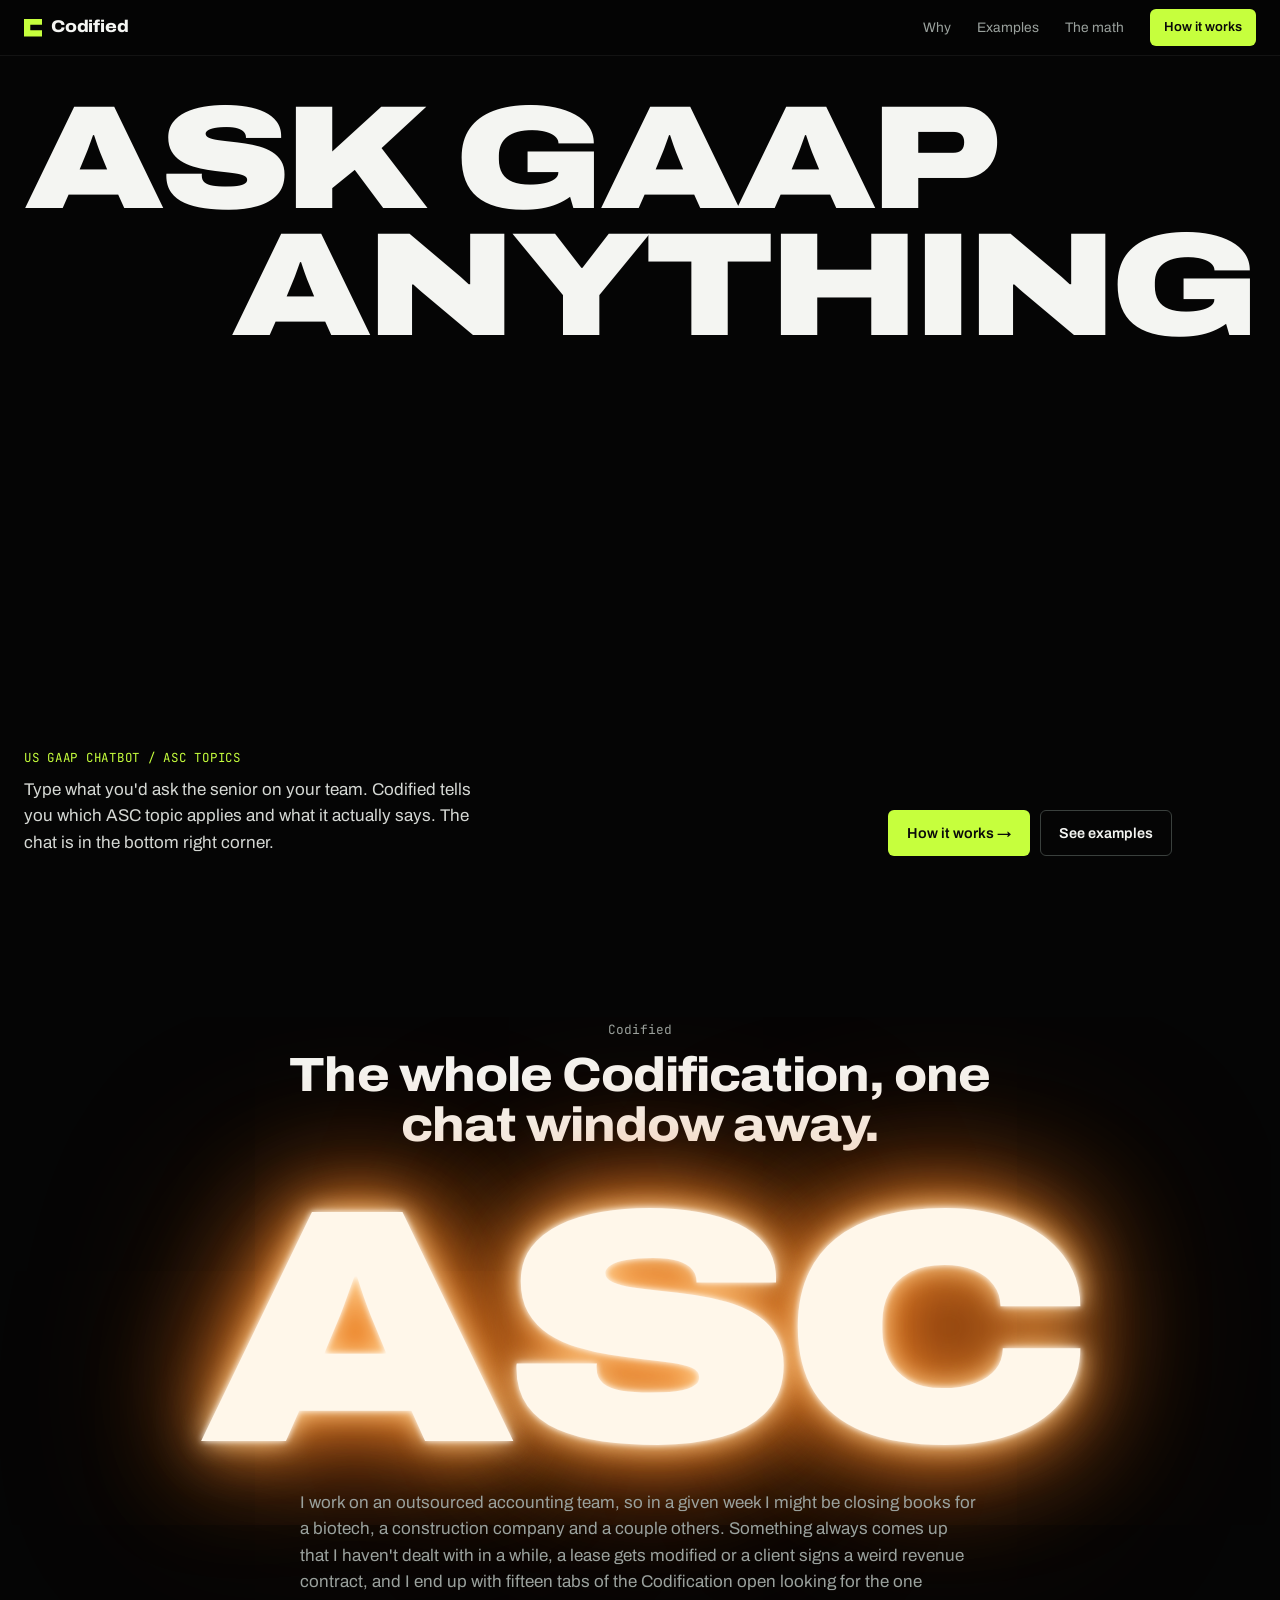
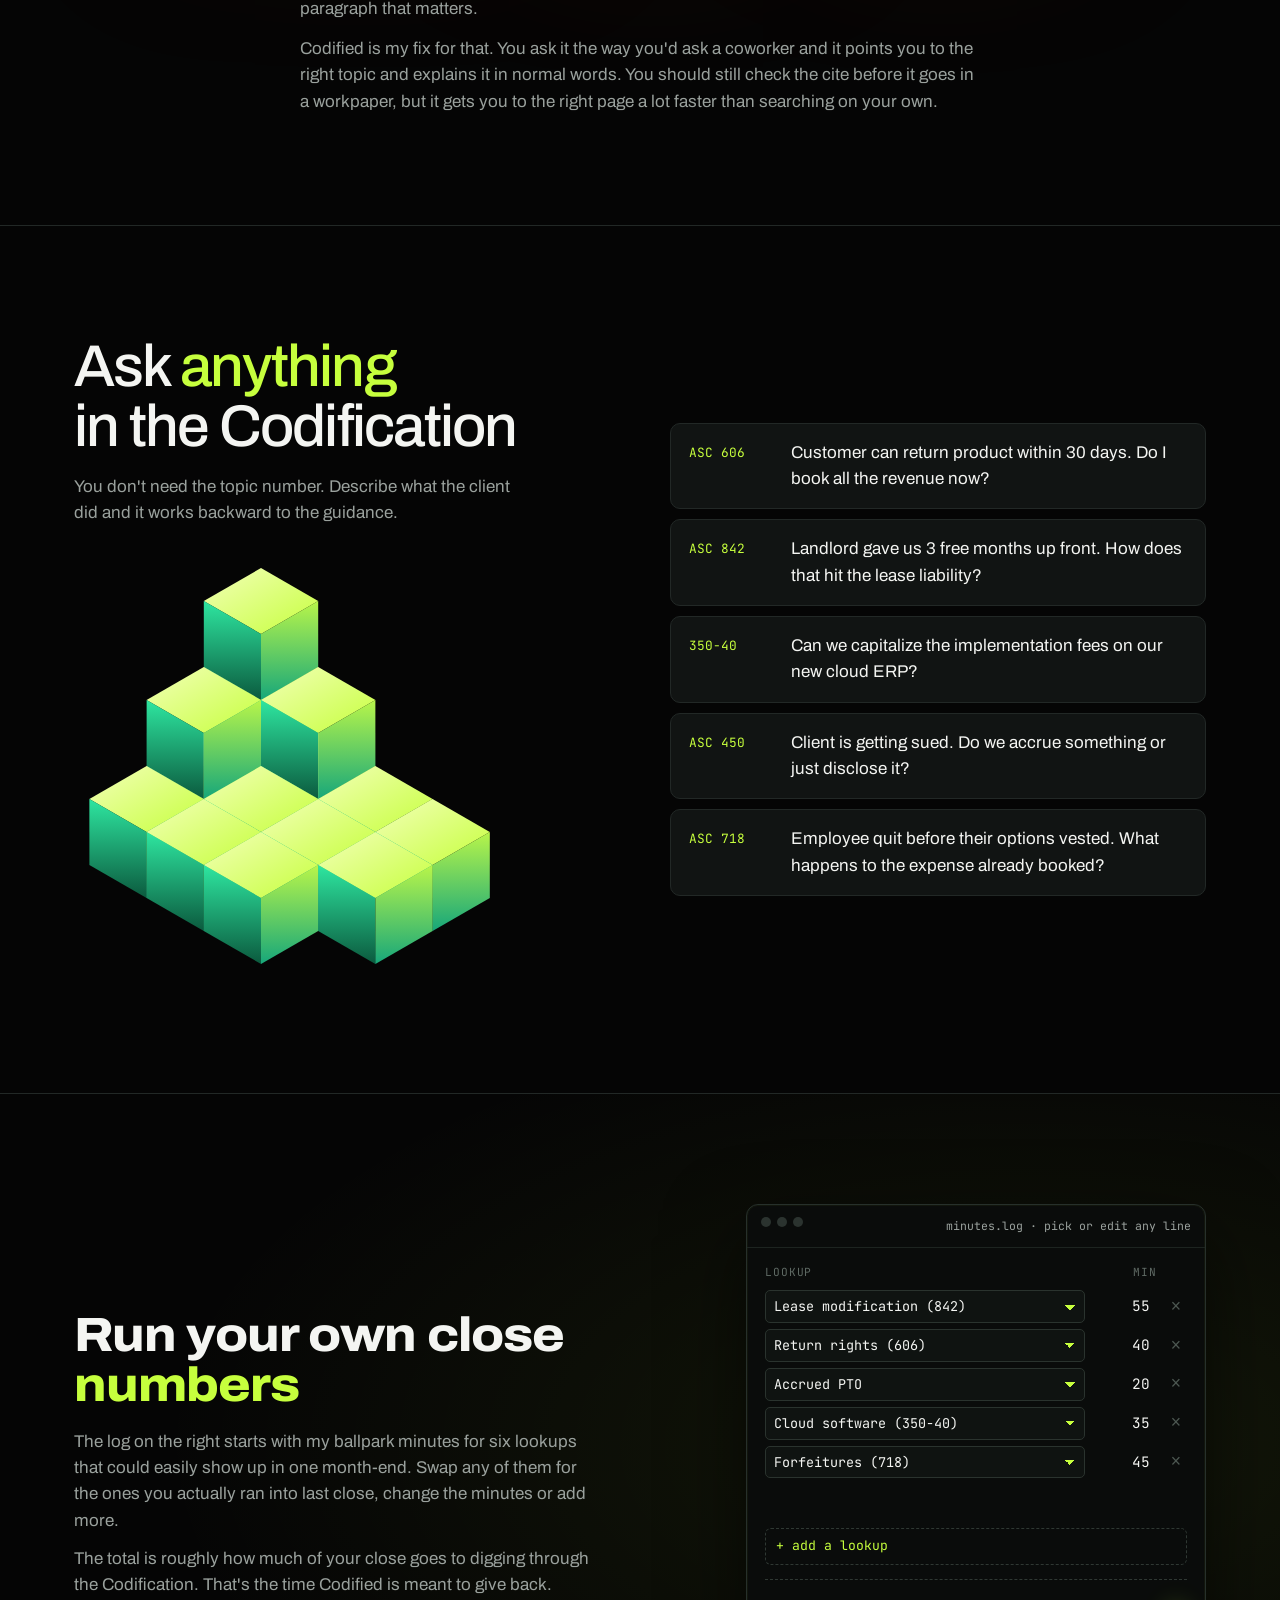
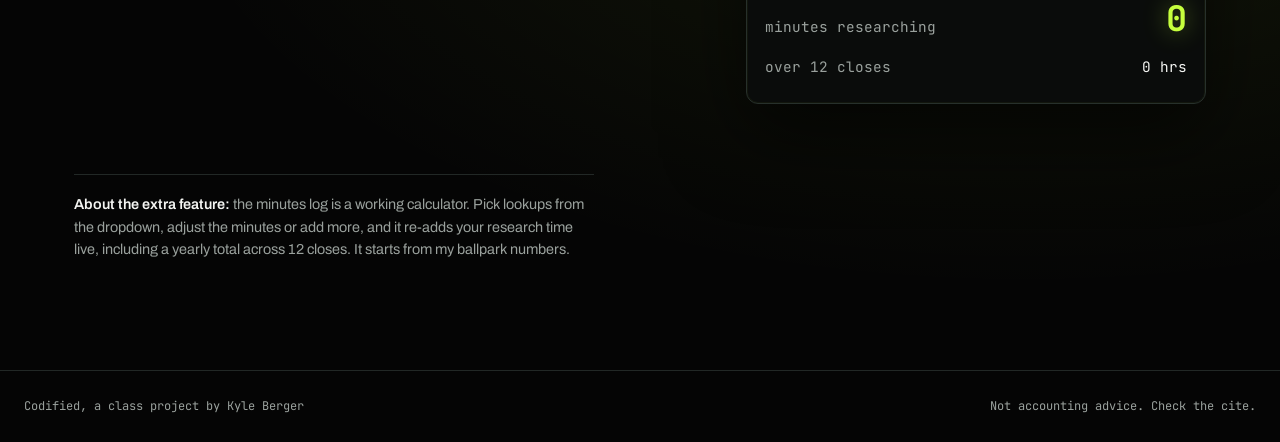
<file: index.html>
<!DOCTYPE html>
<html lang="en">
<head>
  <meta charset="UTF-8">
  <meta name="viewport" content="width=device-width, initial-scale=1.0">
  <title>Codified</title>
  <meta name="description" content="A chatbot that answers US GAAP questions and points you to the ASC topic.">
  <link rel="preconnect" href="https://fonts.googleapis.com">
  <link rel="preconnect" href="https://fonts.gstatic.com" crossorigin>
  <link href="https://fonts.googleapis.com/css2?family=Archivo:wdth,wght@62..125,100..900&family=JetBrains+Mono:wght@400;700&display=swap" rel="stylesheet">
  <link rel="stylesheet" href="style.css?v=8">
</head>
<body>

  <svg width="0" height="0" style="position:absolute" aria-hidden="true">
    <defs>
      <linearGradient id="gTop" x1="0" y1="0" x2="1" y2="1"><stop offset="0" stop-color="#f3ffb8"/><stop offset="1" stop-color="#c6ff3d"/></linearGradient>
      <linearGradient id="gLeft" x1="0" y1="0" x2="0" y2="1"><stop offset="0" stop-color="#2ee6a0"/><stop offset="1" stop-color="#0b5a3e"/></linearGradient>
      <linearGradient id="gRight" x1="0" y1="0" x2="0" y2="1"><stop offset="0" stop-color="#b8f54a"/><stop offset="1" stop-color="#17a77a"/></linearGradient>
      <g id="cube">
        <polygon points="0,0 52,30 0,60 -52,30" fill="url(#gTop)"/>
        <polygon points="-52,30 0,60 0,120 -52,90" fill="url(#gLeft)"/>
        <polygon points="0,60 52,30 52,90 0,120" fill="url(#gRight)"/>
      </g>
    </defs>
  </svg>

  <nav class="nav">
    <a class="logo" href="index.html"><i></i>Codified</a>
    <div class="nav-links">
      <a class="hide-sm" href="#why">Why</a>
      <a class="hide-sm" href="#ask">Examples</a>
      <a class="hide-sm" href="#math">The math</a>
      <a class="btn btn-lime btn-sm" href="services.html">How it works</a>
    </div>
  </nav>

  <header class="hero">
    <video autoplay muted loop playsinline preload="auto" aria-hidden="true">
      <source src="hero.mp4" type="video/mp4">
    </video>
    <div class="hero-inner">
      <h1 class="mega"><span>Ask GAAP</span><span>anything</span></h1>
      <div class="hero-foot">
        <div>
          <div class="tag">US GAAP chatbot / ASC topics</div>
          <p>Type what you'd ask the senior on your team. Codified tells you which ASC topic applies and what it actually says. The chat is in the bottom right corner.</p>
        </div>
        <div class="hero-ctas">
          <a class="btn btn-lime" href="services.html">How it works &rarr;</a>
          <a class="btn btn-line" href="#ask">See examples</a>
        </div>
      </div>
    </div>
  </header>

  <section class="glow" id="why">
    <div class="wrap">
      <div class="kicker">Codified</div>
      <h2>The whole Codification, one chat window away.</h2>
      <div class="glowword" aria-hidden="true">ASC</div>
      <div class="story">
        <p>I work on an outsourced accounting team, so in a given week I might be closing books for a biotech, a construction company and a couple others. Something always comes up that I haven't dealt with in a while, a lease gets modified or a client signs a weird revenue contract, and I end up with fifteen tabs of the Codification open looking for the one paragraph that matters.</p>
        <p>Codified is my fix for that. You ask it the way you'd ask a coworker and it points you to the right topic and explains it in normal words. You should still check the cite before it goes in a workpaper, but it gets you to the right page a lot faster than searching on your own.</p>
      </div>
    </div>
  </section>

  <section class="examples" id="ask">
    <div class="wrap ex-grid">
      <div>
        <h2>Ask <span class="lime">anything</span><br>in the Codification</h2>
        <p class="sub">You don't need the topic number. Describe what the client did and it works backward to the guidance.</p>
        <svg class="blocks" viewBox="60 50 400 380" aria-hidden="true">
          <use href="#cube" x="230" y="180"/><use href="#cube" x="230" y="120"/><use href="#cube" x="230" y="60"/>
          <use href="#cube" x="282" y="210"/><use href="#cube" x="178" y="210"/><use href="#cube" x="282" y="150"/>
          <use href="#cube" x="178" y="150"/><use href="#cube" x="334" y="240"/><use href="#cube" x="230" y="240"/>
          <use href="#cube" x="126" y="240"/><use href="#cube" x="282" y="270"/><use href="#cube" x="178" y="270"/>
          <use href="#cube" x="386" y="270"/><use href="#cube" x="230" y="300"/><use href="#cube" x="334" y="300"/>
        </svg>
      </div>
      <div class="qs">
        <div class="q"><code>ASC 606</code><span>Customer can return product within 30 days. Do I book all the revenue now?</span></div>
        <div class="q"><code>ASC 842</code><span>Landlord gave us 3 free months up front. How does that hit the lease liability?</span></div>
        <div class="q"><code>350-40</code><span>Can we capitalize the implementation fees on our new cloud ERP?</span></div>
        <div class="q"><code>ASC 450</code><span>Client is getting sued. Do we accrue something or just disclose it?</span></div>
        <div class="q"><code>ASC 718</code><span>Employee quit before their options vested. What happens to the expense already booked?</span></div>
      </div>
    </div>
  </section>

  <section class="math" id="math">
    <div class="wrap">
      <div class="math-grid">
        <div>
          <h2>Run your own close <span class="lime">numbers</span></h2>
          <p>The log on the right starts with my ballpark minutes for six lookups that could easily show up in one month-end. Swap any of them for the ones you actually ran into last close, change the minutes or add more.</p>
          <p>The total is roughly how much of your close goes to digging through the Codification. That's the time Codified is meant to give back.</p>
        </div>
        <div class="console" id="calc">
          <div class="console-top"><i></i><i></i><i></i><span>minutes.log &middot; pick or edit any line</span></div>
          <div class="console-body">
            <div class="calc-head"><span>lookup</span><span>min</span></div>
            <div id="rows"></div>
            <button type="button" class="add" id="addRow">+ add a lookup</button>
            <div class="row sum big on"><span class="d">minutes researching</span><span class="n" id="back">0</span></div>
            <div class="row yr on"><span class="d">over 12 closes</span><span class="n"><span id="yr">0</span> hrs</span></div>
          </div>
        </div>
      </div>

      <p class="xnote"><b>About the extra feature:</b> the minutes log is a working calculator. Pick lookups from the dropdown, adjust the minutes or add more, and it re-adds your research time live, including a yearly total across 12 closes. It starts from my ballpark numbers.</p>
    </div>
  </section>

  <footer>
    <span>Codified, a class project by Kyle Berger</span>
    <span>Not accounting advice. Check the cite.</span>
  </footer>

  <script>
    (function () {
      var LOOKUPS = [
        ['Lease modification (842)', 55], ['Lease classif. (842)', 40], ['Return rights (606)', 40],
        ['Variable consid. (606)', 45], ['Principal/agent (606)', 50], ['Accrued PTO', 20],
        ['Prepaid expenses', 15], ['Cloud software (350-40)', 35], ['Forfeitures (718)', 45],
        ['Warrant: debt/equity (480)', 70], ['Lawsuit accrual (450)', 30], ['Goodwill impair. (350)', 60],
        ['Deferred taxes (740)', 50], ['CECL (326)', 45], ['Acquisition (805)', 75]
      ];
      var seed = [0, 2, 5, 7, 8, 9];
      var rowsEl = document.getElementById('rows');
      var out = { back: document.getElementById('back'), yr: document.getElementById('yr') };
      var shown = { back: 0, yr: 0 };
      var live = false;

      function tween(key, to, decimals) {
        var from = shown[key], t0 = null, el = out[key];
        shown[key] = to;
        function step(t) {
          if (!t0) t0 = t;
          var p = Math.min((t - t0) / 500, 1), e = 1 - Math.pow(1 - p, 3);
          el.textContent = (from + (to - from) * e).toFixed(decimals || 0);
          if (p < 1) requestAnimationFrame(step);
        }
        requestAnimationFrame(step);
      }

      function recalc() {
        if (!live) return;
        var total = [].reduce.call(rowsEl.querySelectorAll('.m'), function (a, i) { return a + Math.max(0, +i.value || 0); }, 0);
        tween('back', total); tween('yr', total * 12 / 60, 1);
      }

      function used() { return [].map.call(rowsEl.querySelectorAll('.lbl'), function (s) { return +s.value; }); }

      function addRow(idx, fresh) {
        var r = document.createElement('div');
        r.className = 'row edit';
        var opts = LOOKUPS.map(function (l, i) { return '<option value="' + i + '">' + l[0] + '</option>'; }).join('');
        r.innerHTML = '<select class="lbl" aria-label="Lookup">' + opts + '</select>' +
                      '<input class="m" type="number" min="0" max="999" aria-label="Minutes">' +
                      '<button type="button" class="x" aria-label="Remove lookup">&times;</button>';
        var sel = r.querySelector('.lbl'), m = r.querySelector('.m');
        sel.value = idx; m.value = LOOKUPS[idx][1];
        sel.addEventListener('change', function () { m.value = LOOKUPS[+sel.value][1]; recalc(); });
        r.querySelector('.x').onclick = function () { r.remove(); recalc(); };
        rowsEl.appendChild(r);
        if (fresh) { r.classList.add('on'); sel.focus(); }
      }

      seed.forEach(function (i) { addRow(i); });
      rowsEl.addEventListener('input', recalc);
      document.getElementById('addRow').onclick = function () {
        var u = used(), next = 0;
        for (var i = 0; i < LOOKUPS.length; i++) { if (u.indexOf(i) === -1) { next = i; break; } }
        addRow(next, true); recalc();
      };

      function start() {
        var rows = rowsEl.querySelectorAll('.row');
        [].forEach.call(rows, function (r, i) { setTimeout(function () { r.classList.add('on'); }, i * 160); });
        setTimeout(function () { live = true; recalc(); }, rows.length * 160);
      }
      var box = document.getElementById('calc');
      if ('IntersectionObserver' in window) {
        new IntersectionObserver(function (entries, obs) {
          if (entries[0].isIntersecting) { start(); obs.disconnect(); }
        }, { threshold: 0.25 }).observe(box);
      } else { start(); }
    })();
  </script>

  <!-- chatbot -->
  <script> window.chtlConfig = { chatbotId: "7157746666" } </script>
  <script async data-id="7157746666" id="chtl-script" type="text/javascript" src="https://chatling.ai/js/embed.js"></script>
</body>
</html>
</file>
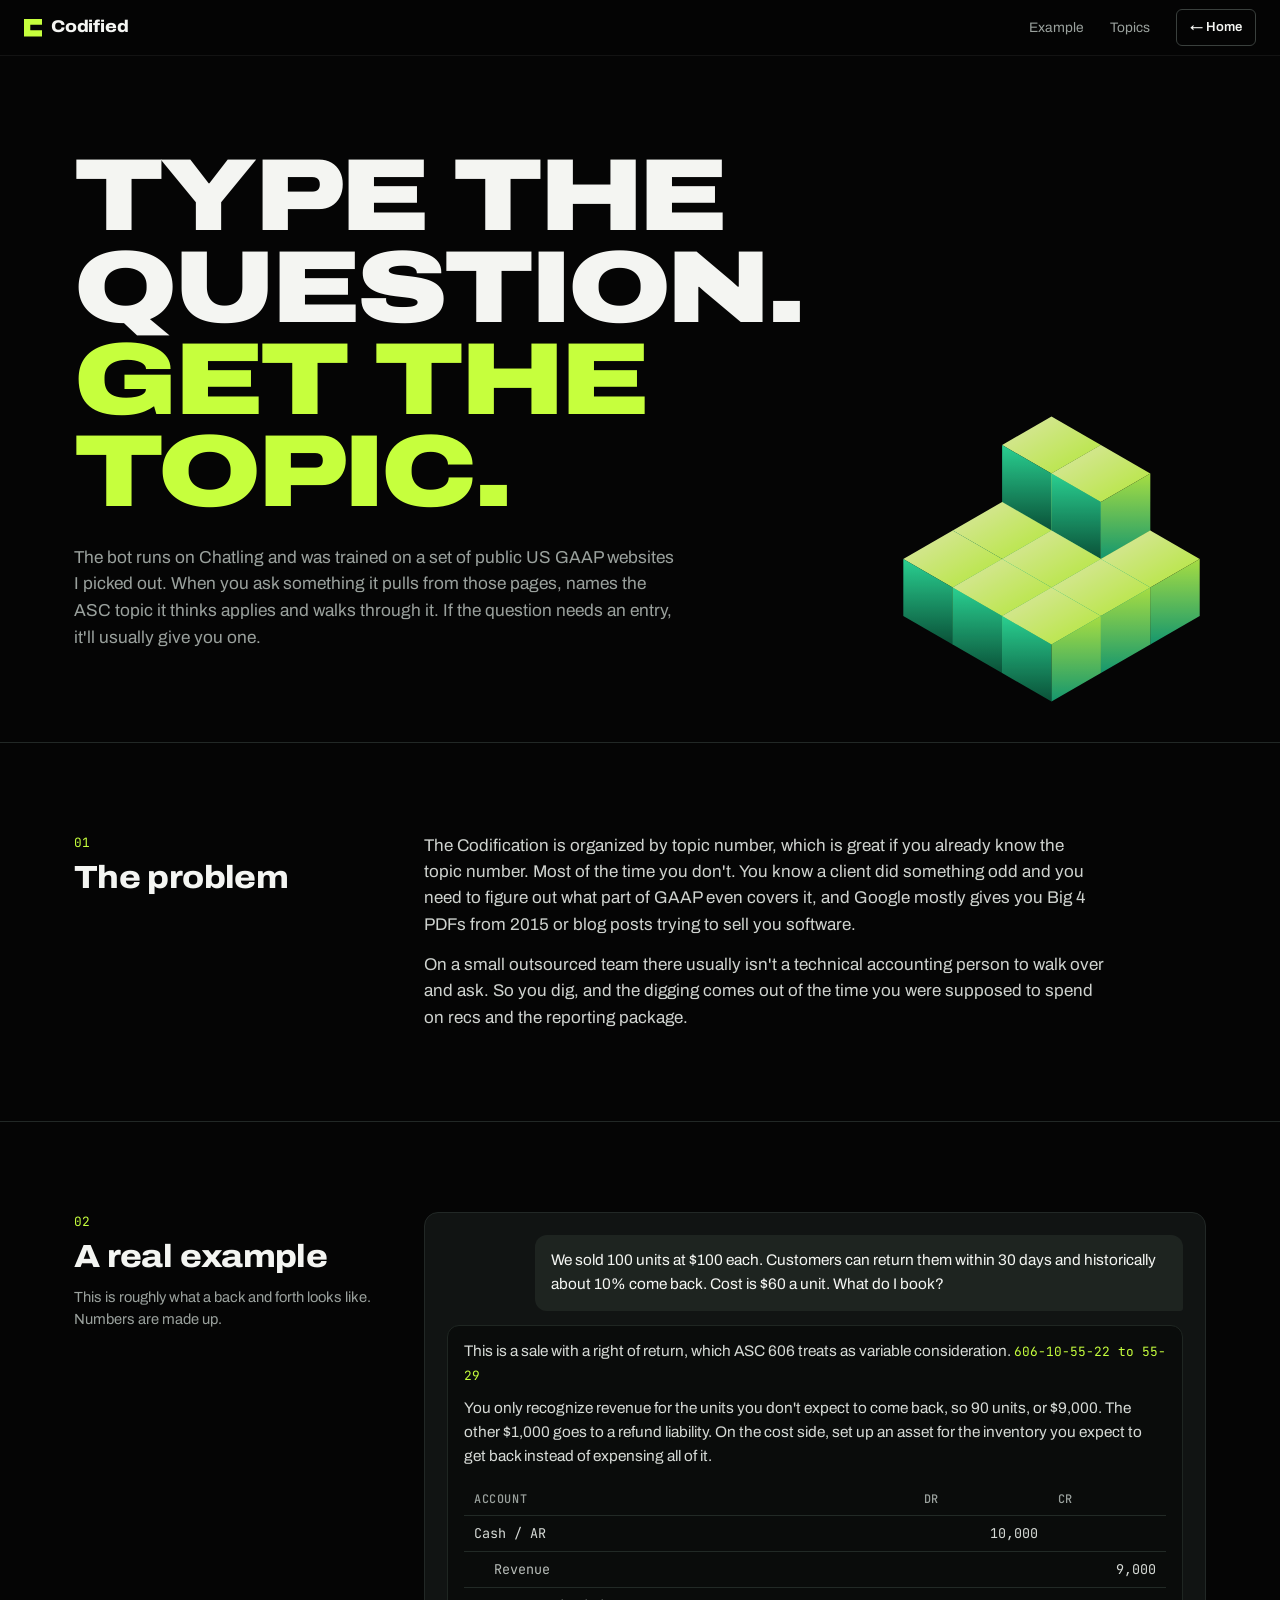
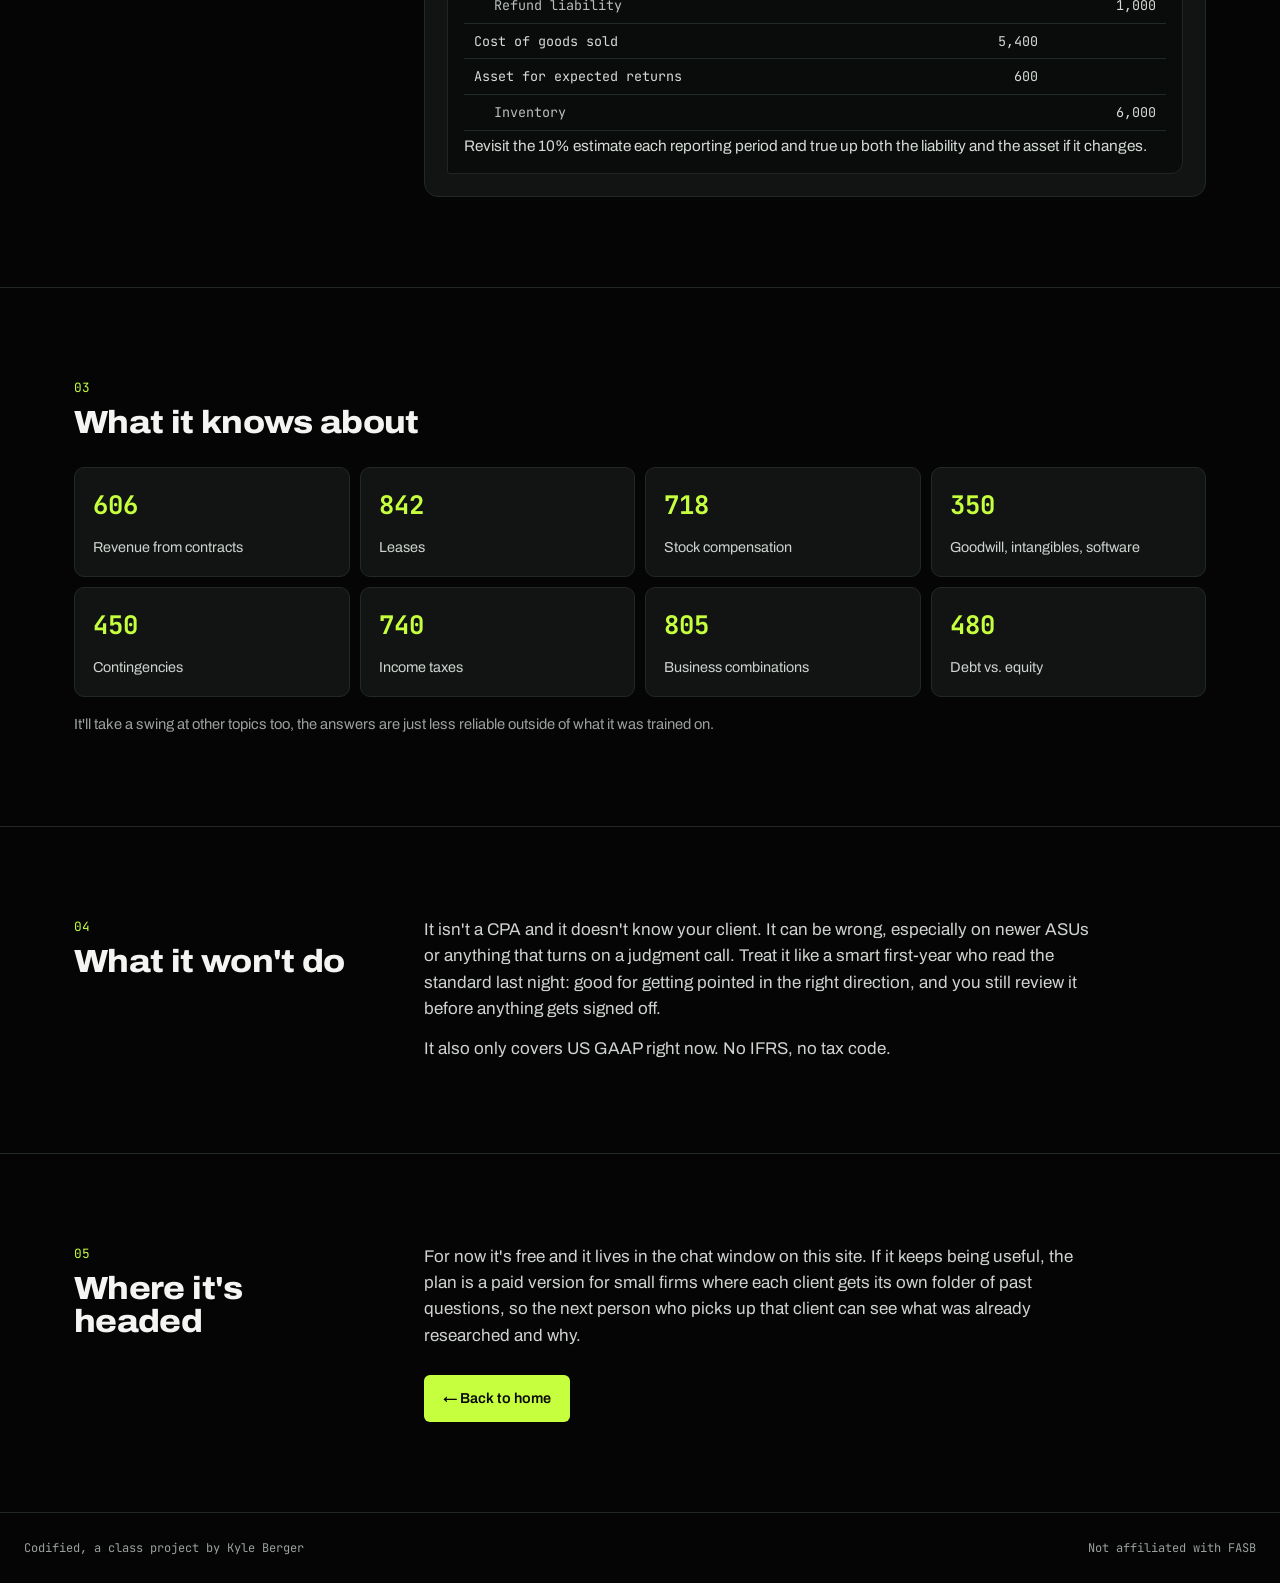
<file: services.html>
<!DOCTYPE html>
<html lang="en">
<head>
  <meta charset="UTF-8">
  <meta name="viewport" content="width=device-width, initial-scale=1.0">
  <title>How it works | Codified</title>
  <meta name="description" content="How the Codified chatbot answers US GAAP questions, with a worked example.">
  <link rel="preconnect" href="https://fonts.googleapis.com">
  <link rel="preconnect" href="https://fonts.gstatic.com" crossorigin>
  <link href="https://fonts.googleapis.com/css2?family=Archivo:wdth,wght@62..125,100..900&family=JetBrains+Mono:wght@400;700&display=swap" rel="stylesheet">
  <link rel="stylesheet" href="style.css?v=8">
</head>
<body>

  <svg width="0" height="0" style="position:absolute" aria-hidden="true">
    <defs>
      <linearGradient id="gTop" x1="0" y1="0" x2="1" y2="1"><stop offset="0" stop-color="#f3ffb8"/><stop offset="1" stop-color="#c6ff3d"/></linearGradient>
      <linearGradient id="gLeft" x1="0" y1="0" x2="0" y2="1"><stop offset="0" stop-color="#2ee6a0"/><stop offset="1" stop-color="#0b5a3e"/></linearGradient>
      <linearGradient id="gRight" x1="0" y1="0" x2="0" y2="1"><stop offset="0" stop-color="#b8f54a"/><stop offset="1" stop-color="#17a77a"/></linearGradient>
      <g id="cube">
        <polygon points="0,0 52,30 0,60 -52,30" fill="url(#gTop)"/>
        <polygon points="-52,30 0,60 0,120 -52,90" fill="url(#gLeft)"/>
        <polygon points="0,60 52,30 52,90 0,120" fill="url(#gRight)"/>
      </g>
    </defs>
  </svg>

  <nav class="nav">
    <a class="logo" href="index.html"><i></i>Codified</a>
    <div class="nav-links">
      <a class="hide-sm" href="#example">Example</a>
      <a class="hide-sm" href="#topics">Topics</a>
      <a class="btn btn-line btn-sm" href="index.html">&larr; Home</a>
    </div>
  </nav>

  <header class="p2-hero">
    <div class="wrap" style="position:relative">
      <svg class="blocks" viewBox="60 50 400 380" aria-hidden="true">
        <use href="#cube" x="230" y="180"/><use href="#cube" x="230" y="120"/>
        <use href="#cube" x="282" y="210"/><use href="#cube" x="178" y="210"/><use href="#cube" x="282" y="150"/>
        <use href="#cube" x="334" y="240"/><use href="#cube" x="230" y="240"/><use href="#cube" x="126" y="240"/>
        <use href="#cube" x="282" y="270"/><use href="#cube" x="178" y="270"/><use href="#cube" x="230" y="300"/>
      </svg>
      <h1>Type the question.<br><span class="lime">Get the topic.</span></h1>
      <p>The bot runs on Chatling and was trained on a set of public US GAAP websites I picked out. When you ask something it pulls from those pages, names the ASC topic it thinks applies and walks through it. If the question needs an entry, it'll usually give you one.</p>
    </div>
  </header>

  <section class="sec">
    <div class="wrap sec-grid">
      <div><div class="num">01</div><h2>The problem</h2></div>
      <div class="prose">
        <p>The Codification is organized by topic number, which is great if you already know the topic number. Most of the time you don't. You know a client did something odd and you need to figure out what part of GAAP even covers it, and Google mostly gives you Big 4 PDFs from 2015 or blog posts trying to sell you software.</p>
        <p>On a small outsourced team there usually isn't a technical accounting person to walk over and ask. So you dig, and the digging comes out of the time you were supposed to spend on recs and the reporting package.</p>
      </div>
    </div>
  </section>

  <section class="sec" id="example">
    <div class="wrap sec-grid">
      <div><div class="num">02</div><h2>A real example</h2><p class="side">This is roughly what a back and forth looks like. Numbers are made up.</p></div>
      <div class="chat">
        <div class="msg user">We sold 100 units at $100 each. Customers can return them within 30 days and historically about 10% come back. Cost is $60 a unit. What do I book?</div>
        <div class="msg bot">
          <p>This is a sale with a right of return, which ASC 606 treats as variable consideration. <span class="cite">606-10-55-22 to 55-29</span></p>
          <p>You only recognize revenue for the units you don't expect to come back, so 90 units, or $9,000. The other $1,000 goes to a refund liability. On the cost side, set up an asset for the inventory you expect to get back instead of expensing all of it.</p>
          <table class="je">
            <tr><th>Account</th><th>Dr</th><th>Cr</th></tr>
            <tr><td>Cash / AR</td><td class="n">10,000</td><td></td></tr>
            <tr><td class="cr">Revenue</td><td></td><td class="n">9,000</td></tr>
            <tr><td class="cr">Refund liability</td><td></td><td class="n">1,000</td></tr>
            <tr><td>Cost of goods sold</td><td class="n">5,400</td><td></td></tr>
            <tr><td>Asset for expected returns</td><td class="n">600</td><td></td></tr>
            <tr><td class="cr">Inventory</td><td></td><td class="n">6,000</td></tr>
          </table>
          <p>Revisit the 10% estimate each reporting period and true up both the liability and the asset if it changes.</p>
        </div>
      </div>
    </div>
  </section>

  <section class="sec" id="topics">
    <div class="wrap">
      <div class="num">03</div><h2 style="margin-bottom:28px">What it knows about</h2>
      <div class="topics">
        <div class="topic"><code>606</code><span>Revenue from contracts</span></div>
        <div class="topic"><code>842</code><span>Leases</span></div>
        <div class="topic"><code>718</code><span>Stock compensation</span></div>
        <div class="topic"><code>350</code><span>Goodwill, intangibles, software</span></div>
        <div class="topic"><code>450</code><span>Contingencies</span></div>
        <div class="topic"><code>740</code><span>Income taxes</span></div>
        <div class="topic"><code>805</code><span>Business combinations</span></div>
        <div class="topic"><code>480</code><span>Debt vs. equity</span></div>
      </div>
      <p class="note">It'll take a swing at other topics too, the answers are just less reliable outside of what it was trained on.</p>
    </div>
  </section>

  <section class="sec">
    <div class="wrap sec-grid">
      <div><div class="num">04</div><h2>What it won't do</h2></div>
      <div class="prose">
        <p>It isn't a CPA and it doesn't know your client. It can be wrong, especially on newer ASUs or anything that turns on a judgment call. Treat it like a smart first-year who read the standard last night: good for getting pointed in the right direction, and you still review it before anything gets signed off.</p>
        <p>It also only covers US GAAP right now. No IFRS, no tax code.</p>
      </div>
    </div>
  </section>

  <section class="sec">
    <div class="wrap sec-grid">
      <div><div class="num">05</div><h2>Where it's headed</h2></div>
      <div class="prose">
        <p>For now it's free and it lives in the chat window on this site. If it keeps being useful, the plan is a paid version for small firms where each client gets its own folder of past questions, so the next person who picks up that client can see what was already researched and why.</p>
        <p style="margin-top:26px"><a class="btn btn-lime" href="index.html">&larr; Back to home</a></p>
      </div>
    </div>
  </section>

  <footer>
    <span>Codified, a class project by Kyle Berger</span>
    <span>Not affiliated with FASB</span>
  </footer>

  <!-- chatbot -->
  <script> window.chtlConfig = { chatbotId: "7157746666" } </script>
  <script async data-id="7157746666" id="chtl-script" type="text/javascript" src="https://chatling.ai/js/embed.js"></script>
</body>
</html>
</file>
<file: style.css>
:root {
  --bg: #050505;
  --bg-2: #0d0f0e;
  --card: #111413;
  --line: #222826;
  --text: #f4f5f2;
  --dim: #9aa19d;
  --lime: #c6ff3d;
  --teal: #22d39a;
  --display: "Archivo", "Arial Black", sans-serif;
  --mono: "JetBrains Mono", ui-monospace, Menlo, monospace;
}

* { box-sizing: border-box; margin: 0; padding: 0; }
html { scroll-behavior: smooth; }
body {
  font-family: var(--display);
  font-stretch: 100%;
  background: var(--bg);
  color: var(--text);
  font-size: 17px;
  line-height: 1.55;
  -webkit-font-smoothing: antialiased;
}
a { color: inherit; }
.wrap { max-width: 1180px; margin: 0 auto; padding: 0 24px; }
.lime { color: var(--lime); }

/* nav */
.nav {
  position: fixed; top: 0; left: 0; right: 0; z-index: 40;
  display: flex; align-items: center; justify-content: space-between;
  height: 56px; padding: 0 24px;
  background: rgba(5,5,5,.72); backdrop-filter: saturate(160%) blur(14px);
  border-bottom: 1px solid rgba(255,255,255,.06);
}
.logo { display: flex; align-items: center; gap: 9px; font-weight: 800; font-stretch: 112%; text-decoration: none; letter-spacing: -.01em; }
.logo i { width: 18px; height: 18px; background: var(--lime); display: block; clip-path: polygon(0 0, 100% 0, 100% 35%, 35% 35%, 35% 65%, 100% 65%, 100% 100%, 0 100%); }
.nav-links { display: flex; gap: 26px; align-items: center; font-size: .86rem; color: var(--dim); }
.nav-links a { text-decoration: none; }
.nav-links a:hover { color: var(--text); }

.btn {
  display: inline-flex; align-items: center; gap: 8px;
  font-size: .9rem; font-weight: 600; text-decoration: none;
  padding: 11px 18px; border-radius: 6px; border: 1px solid transparent;
  transition: background .15s, border-color .15s, color .15s;
}
.btn-lime { background: var(--lime); color: #0a0a0a; }
.btn-lime:hover { background: #d8ff75; }
.btn-line { border-color: #3a403d; color: var(--text); }
.btn-line:hover { border-color: var(--text); }
.btn-sm { padding: 7px 13px; font-size: .82rem; }

/* hero */
.hero { position: relative; height: 100vh; min-height: 640px; overflow: hidden; }
.hero video { position: absolute; inset: 0; width: 100%; height: 100%; object-fit: cover; }
.hero::after {
  content: ""; position: absolute; inset: 0;
  background: linear-gradient(180deg, rgba(5,5,5,.35) 0%, rgba(5,5,5,.15) 40%, rgba(5,5,5,.85) 85%, var(--bg) 100%);
}
.hero-inner { position: relative; z-index: 2; height: 100%; display: flex; flex-direction: column; justify-content: space-between; padding: 96px 24px 44px; }
.mega {
  font-weight: 900; font-stretch: 125%; text-transform: uppercase;
  font-size: clamp(3.4rem, 11.5vw, 11rem); line-height: .86; letter-spacing: -.03em;
}
.mega span { display: block; }
.mega span:last-child { text-align: right; }
.hero-foot { display: flex; justify-content: space-between; align-items: flex-end; gap: 30px; flex-wrap: wrap; }
.hero-foot .tag { font-family: var(--mono); font-size: .78rem; color: var(--lime); text-transform: uppercase; letter-spacing: .06em; margin-bottom: 10px; }
.hero-foot p { max-width: 460px; color: #d5d8d4; }
.hero-ctas { display: flex; gap: 10px; margin-right: 84px; }

/* glow section */
.glow { padding: 120px 0 110px; text-align: center; position: relative; overflow: hidden; }
.glow .kicker { font-family: var(--mono); color: var(--dim); font-size: .8rem; }
.glow h2 { font-weight: 800; font-stretch: 110%; font-size: clamp(1.8rem, 4vw, 3rem); line-height: 1.05; margin: 10px auto 0; max-width: 760px; letter-spacing: -.02em; }
.glowword {
  font-weight: 900; font-stretch: 125%; font-size: clamp(7rem, 26vw, 22rem); line-height: .9; letter-spacing: -.04em;
  color: #fff7ea; margin: 30px 0 10px;
  text-shadow: 0 0 6px #fff, 0 0 24px #ffd9a0, 0 0 60px #ff9d3c, 0 0 120px #ff7a1a, 0 0 200px rgba(255,110,20,.55);
  animation: hum 4s ease-in-out infinite;
}
@keyframes hum { 50% { text-shadow: 0 0 4px #fff, 0 0 18px #ffd9a0, 0 0 46px #ff9d3c, 0 0 90px #ff7a1a, 0 0 160px rgba(255,110,20,.45); } }
.glow .story { max-width: 680px; margin: 0 auto; color: var(--dim); text-align: left; }
.glow .story p + p { margin-top: 14px; }

/* examples (modal-ish) */
.examples { padding: 110px 0; border-top: 1px solid var(--line); }
.ex-grid { display: grid; grid-template-columns: 1fr 1fr; gap: 60px; align-items: center; }
.ex-grid h2 { font-weight: 500; font-size: clamp(2.2rem, 4.6vw, 3.8rem); line-height: 1.02; letter-spacing: -.03em; }
.ex-grid h2 .lime { font-weight: 500; }
.ex-grid .sub { color: var(--dim); margin-top: 18px; max-width: 440px; }
.blocks { width: 100%; max-width: 440px; margin-top: 30px; animation: float 7s ease-in-out infinite; }
@keyframes float { 50% { transform: translateY(-12px); } }
.qs { display: grid; gap: 10px; }
.q {
  display: grid; grid-template-columns: 88px 1fr; gap: 14px; align-items: start;
  background: var(--card); border: 1px solid var(--line); border-radius: 10px; padding: 16px 18px;
  transition: border-color .2s, transform .2s;
}
.q:hover { border-color: var(--lime); transform: translateX(4px); }
.q code { font-family: var(--mono); font-size: .8rem; color: var(--lime); padding-top: 3px; }

/* x-factor counter console */
.math { padding: 110px 0; border-top: 1px solid var(--line); background: radial-gradient(ellipse at 80% 40%, rgba(198,255,61,.08), transparent 60%); }
.math-grid { display: grid; grid-template-columns: 1fr 460px; gap: 60px; align-items: center; }
.math h2 { font-weight: 800; font-stretch: 110%; font-size: clamp(2rem, 4vw, 3rem); letter-spacing: -.02em; line-height: 1.05; margin-bottom: 18px; }
.math p { color: var(--dim); max-width: 520px; }
.math p + p { margin-top: 12px; }
.console {
  font-family: var(--mono); background: #0a0c0b; border: 1px solid #27302b; border-radius: 12px;
  box-shadow: 0 30px 80px rgba(0,0,0,.6), 0 0 0 1px rgba(198,255,61,.04) inset;
  overflow: hidden;
}
.console-top { display: flex; gap: 6px; padding: 12px 14px; border-bottom: 1px solid #1d2420; }
.console-top i { width: 10px; height: 10px; border-radius: 50%; background: #2b332f; display: block; }
.console-top span { margin-left: auto; font-size: .72rem; color: var(--dim); }
.console-body { padding: 16px 18px 20px; }
.row { display: flex; justify-content: space-between; padding: 5px 0; font-size: .9rem; opacity: 0; transform: translateY(6px); transition: opacity .3s, transform .3s; }
.row.on { opacity: 1; transform: none; }
.row .d { color: var(--dim); }
.row .n { color: var(--text); min-width: 6ch; text-align: right; }
.row.neg .n { color: #ff6b5b; }
.row.sum { border-top: 1px dashed #2f3833; margin-top: 6px; padding-top: 10px; }
.row.big .n { color: var(--lime); font-size: 2.2rem; font-weight: 700; text-shadow: 0 0 24px rgba(198,255,61,.45); }
.row.big .d { align-self: flex-end; padding-bottom: 8px; }

.xnote { margin-top: 70px; padding-top: 18px; border-top: 1px solid var(--line); font-size: .9rem; color: var(--dim); max-width: 660px; }
.xnote b { color: var(--text); font-weight: 600; }

/* page 2 */
.p2-hero { padding: 150px 0 90px; position: relative; overflow: hidden; }
.p2-hero h1 { font-weight: 900; font-stretch: 125%; text-transform: uppercase; font-size: clamp(2.8rem, 8vw, 7rem); line-height: .9; letter-spacing: -.03em; max-width: 1000px; }
.p2-hero p { color: var(--dim); max-width: 600px; margin-top: 26px; font-size: 1.08rem; }
.p2-hero .blocks { position: absolute; right: -40px; top: 170px; width: 380px; opacity: .9; z-index: -1; }

.sec { padding: 90px 0; border-top: 1px solid var(--line); }
.sec-grid { display: grid; grid-template-columns: 300px 1fr; gap: 50px; }
.sec .num { font-family: var(--mono); color: var(--lime); font-size: .8rem; }
.sec h2 { font-weight: 800; font-stretch: 110%; font-size: 2rem; line-height: 1.05; letter-spacing: -.02em; margin-top: 8px; }
.sec .side { color: var(--dim); font-size: .92rem; margin-top: 12px; }
.prose { max-width: 680px; color: #cfd3cf; }
.prose p + p { margin-top: 14px; }

.chat { background: var(--card); border: 1px solid var(--line); border-radius: 14px; padding: 22px; }
.msg { max-width: 88%; padding: 14px 16px; border-radius: 12px; font-size: .96rem; }
.msg.user { margin-left: auto; background: #1e2420; color: var(--text); border-bottom-right-radius: 3px; }
.msg.bot { margin-top: 14px; background: #0a0c0b; border: 1px solid #1f2622; border-bottom-left-radius: 3px; color: #d6dad6; max-width: 100%; }
.msg.bot p + p { margin-top: 10px; }
.cite { font-family: var(--mono); font-size: .8rem; color: var(--lime); }
.je { width: 100%; border-collapse: collapse; font-family: var(--mono); font-size: .84rem; margin: 14px 0 4px; }
.je th, .je td { padding: 7px 10px; border-bottom: 1px solid #222a26; text-align: left; }
.je th { color: var(--dim); font-weight: 500; font-size: .74rem; text-transform: uppercase; letter-spacing: .05em; }
.je td.n { text-align: right; }
.je td.cr { padding-left: 30px; color: #b9beba; }

.topics { display: grid; grid-template-columns: repeat(4, 1fr); gap: 10px; }
.topic { background: var(--card); border: 1px solid var(--line); border-radius: 10px; padding: 18px; min-height: 110px; display: flex; flex-direction: column; justify-content: space-between; transition: border-color .2s; }
.topic:hover { border-color: var(--lime); }
.topic code { font-family: var(--mono); font-size: 1.6rem; font-weight: 700; color: var(--lime); }
.topic span { color: #cfd3cf; font-size: .9rem; }
.note { color: var(--dim); font-size: .92rem; margin-top: 16px; }

footer { border-top: 1px solid var(--line); padding: 26px 24px; display: flex; justify-content: space-between; flex-wrap: wrap; gap: 10px; font-family: var(--mono); font-size: .75rem; color: var(--dim); }

@media (max-width: 860px) {
  .ex-grid, .math-grid, .sec-grid { grid-template-columns: 1fr; }
  .topics { grid-template-columns: 1fr 1fr; }
  .nav-links a.hide-sm { display: none; }
  .p2-hero .blocks { display: none; }
  .mega span:last-child { text-align: left; }
  .mega { font-size: 12.5vw; }
  .hero-ctas { margin-right: 0; }
  .glowword { font-size: 30vw; }
}
@media (prefers-reduced-motion: reduce) {
  .blocks, .glowword { animation: none; }
}

/* calculator */
.calc-head { display: flex; justify-content: space-between; font-size: .7rem; color: #5f6a64; text-transform: uppercase; letter-spacing: .08em; padding: 0 30px 6px 0; }
.row.edit { align-items: center; gap: 8px; padding: 3px 0; }
.row.edit input { font: inherit; color: var(--text); background: transparent; border: 1px solid transparent; border-radius: 5px; padding: 4px 6px; }
.row.edit input:hover { border-color: #2a332e; }
.row.edit input:focus { outline: none; border-color: var(--lime); background: #0f1311; }
.row.edit .lbl { flex: 1; min-width: 0; color: var(--dim); }
.row.edit .m { width: 64px; text-align: right; }
.row.edit .x { background: none; border: 0; color: #4d5852; font-size: 1.1rem; cursor: pointer; width: 22px; line-height: 1; }
.row.edit .x:hover { color: #ff6b5b; }
.add { margin: 8px 0 4px; background: none; border: 1px dashed #2f3833; color: var(--lime); font: inherit; font-size: .82rem; padding: 7px 10px; border-radius: 6px; width: 100%; cursor: pointer; text-align: left; }
.add:hover { border-color: var(--lime); }
input.mini { font: inherit; width: 4ch; color: var(--lime); background: #0f1311; border: 1px solid #2a332e; border-radius: 4px; text-align: center; padding: 1px 2px; -moz-appearance: textfield; }
input.mini:focus { outline: none; border-color: var(--lime); }
.row.yr .n { color: var(--text); }
.row.bad .n { color: #ff6b5b; text-shadow: none; }
.console input[type=number]::-webkit-inner-spin-button, .console input[type=number]::-webkit-outer-spin-button { -webkit-appearance: none; margin: 0; }
.console input[type=number] { -moz-appearance: textfield; }
.row.edit select.lbl {
  flex: 1; min-width: 0; font: inherit; font-size: .84rem; color: var(--text); background: #0f1311;
  border: 1px solid #2a332e; border-radius: 5px; padding: 5px 28px 5px 8px; cursor: pointer;
  -webkit-appearance: none; appearance: none;
  background-image: linear-gradient(45deg, transparent 50%, var(--lime) 50%), linear-gradient(135deg, var(--lime) 50%, transparent 50%);
  background-position: calc(100% - 14px) 52%, calc(100% - 9px) 52%;
  background-size: 5px 5px; background-repeat: no-repeat;
}
.row.edit select.lbl:hover { border-color: #3d4a43; }
.row.edit select.lbl:focus { outline: none; border-color: var(--lime); }
.row.edit select.lbl option { background: #0f1311; color: var(--text); }
.row.big { border-top: 1px dashed #2f3833; margin-top: 10px; padding-top: 12px; }
</file>
